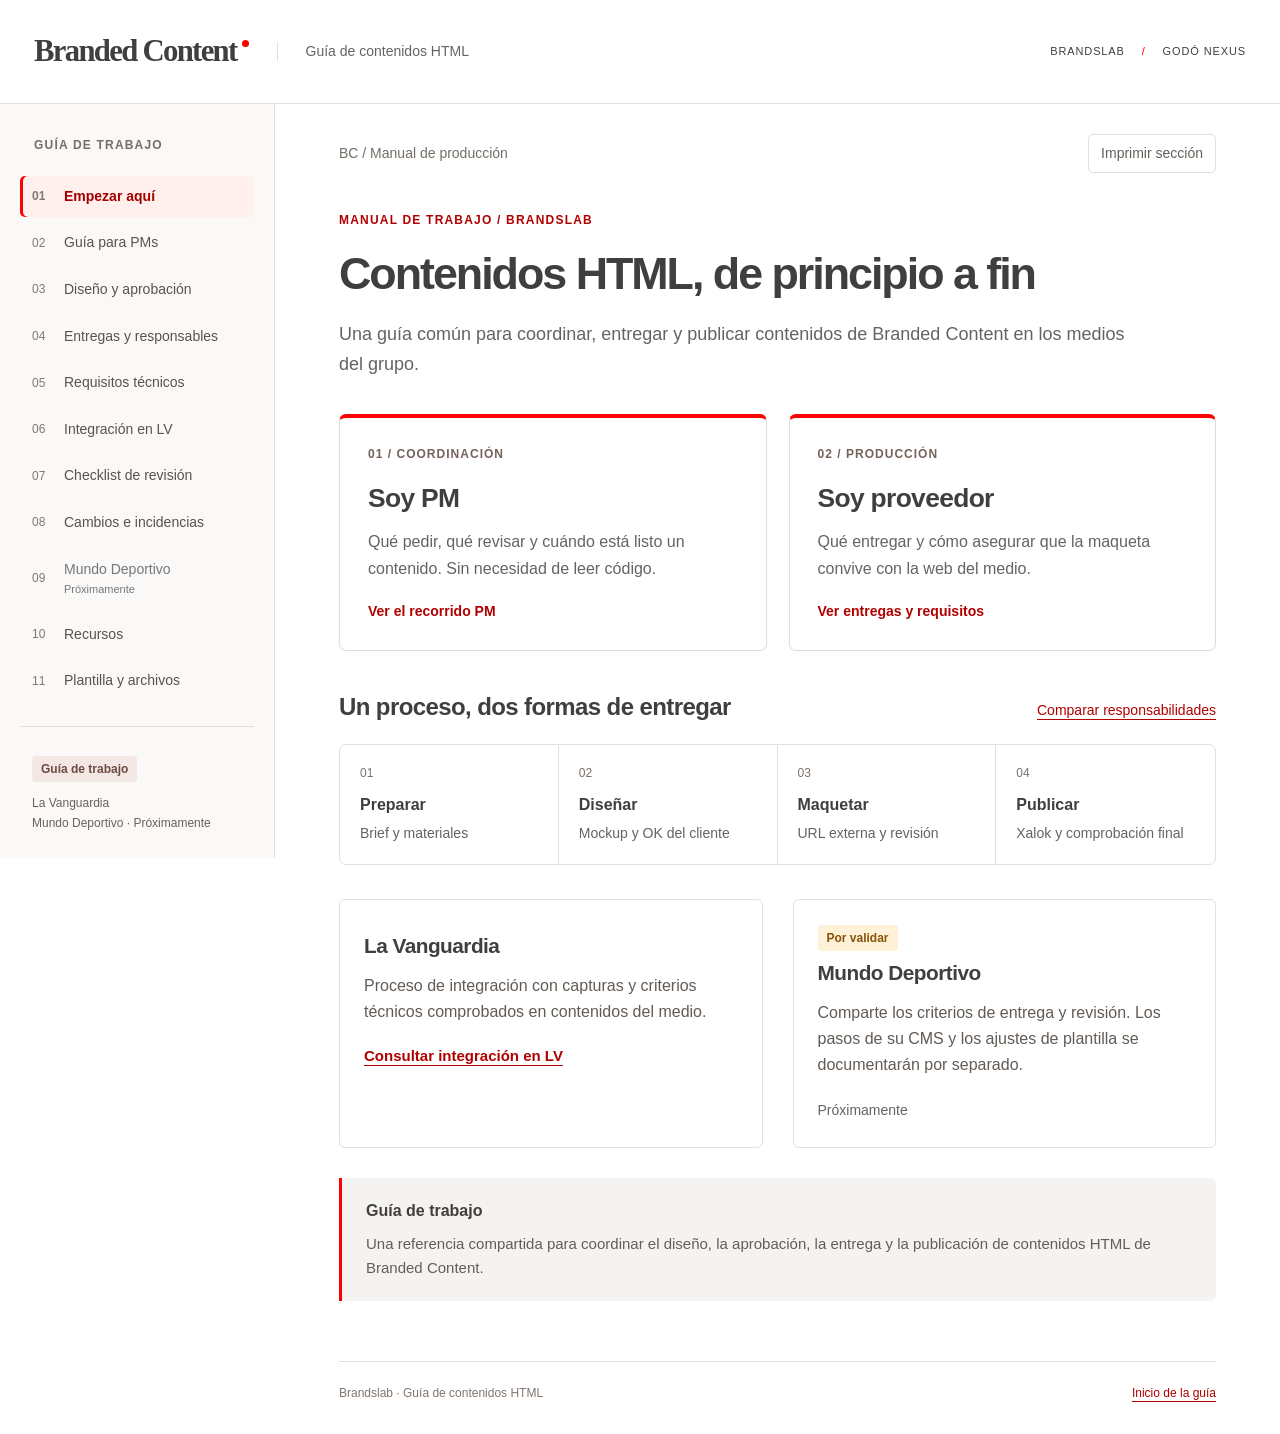
<file: docs/index.html>
<!doctype html><html lang="es"><head><meta charset="utf-8"><meta name="viewport" content="width=device-width,initial-scale=1"><title>BC · Guía de contenidos HTML</title><meta name="description" content="Guía para PMs y proveedores de Branded Content: entregas, integración HTML en Xalok y revisión en La Vanguardia y Mundo Deportivo."><meta name="robots" content="noindex,nofollow"><link rel="icon" type="image/svg+xml" href="data:image/svg+xml,%3Csvg xmlns='http://www.w3.org/2000/svg' viewBox='0 0 40 40'%3E%3Crect width='40' height='40' rx='8' fill='%23ff0000'/%3E%3Cpath d='M10 10v20h9a6 6 0 0 0 0-12h-9m0 0h8a4 4 0 0 0 0-8z' fill='none' stroke='white' stroke-width='3'/%3E%3C/svg%3E"><link rel="stylesheet" href="styles.css?v=20261002-1"><script src="app.js" defer></script></head><body><a class="skip" href="#contenido">Saltar al contenido</a><header class="topbar"><a class="brand" href="#inicio" aria-label="Branded Content, inicio"><span class="logo">Branded Content</span><span class="brand-description">Guía de contenidos HTML</span></a><span class="top-meta">BRANDSLAB <span>/</span> GODÓ NEXUS</span></header><div class="layout"><aside class="sidebar"><div class="side-label">GUÍA DE TRABAJO</div><nav aria-label="Secciones de la guía"><a href="#inicio"><span class="nav-index">01</span>Empezar aquí</a><a href="#pms"><span class="nav-index">02</span>Guía para PMs</a><a href="#diseno"><span class="nav-index">03</span>Diseño y aprobación</a><a href="#entregas"><span class="nav-index">04</span>Entregas y responsables</a><a href="#requisitos"><span class="nav-index">05</span>Requisitos técnicos</a><a href="#xalok"><span class="nav-index">06</span>Integración en LV</a><a href="#revision"><span class="nav-index">07</span>Checklist de revisión</a><a href="#incidencias"><span class="nav-index">08</span>Cambios e incidencias</a><span class="nav-disabled" aria-disabled="true"><span class="nav-index">09</span><span>Mundo Deportivo<small>Próximamente</small></span></span><a href="#recursos"><span class="nav-index">10</span>Recursos</a><a href="#descargas"><span class="nav-index">11</span>Plantilla y archivos</a></nav><div class="side-bottom"><span class="badge">Guía de trabajo</span><p>La Vanguardia<br>Mundo Deportivo · Próximamente</p></div></aside><main id="contenido"><div class="page-top"><span class="breadcrumb">BC / Manual de producción</span><button class="print" type="button">Imprimir sección</button></div><section id="inicio" class="page" aria-labelledby="title-inicio"><div class="eyebrow">Manual de trabajo / Brandslab</div><h1 id="title-inicio" tabindex="-1">Contenidos HTML, de principio a fin</h1><p class="lead">Una guía común para coordinar, entregar y publicar contenidos de Branded Content en los medios del grupo.</p><div class="cards"><a class="card" href="#pms"><span class="kicker">01 / Coordinación</span><h3>Soy PM</h3><p>Qué pedir, qué revisar y cuándo está listo un contenido. Sin necesidad de leer código.</p><span class="card-link">Ver el recorrido PM</span></a><a class="card" href="#entregas"><span class="kicker">02 / Producción</span><h3>Soy proveedor</h3><p>Qué entregar y cómo asegurar que la maqueta convive con la web del medio.</p><span class="card-link">Ver entregas y requisitos</span></a></div>
<div class="section-heading"><h2>Un proceso, dos formas de entregar</h2><a href="#entregas">Comparar responsabilidades</a></div>
<div class="flow"><div><span>01</span><strong>Preparar</strong><p>Brief y materiales</p></div><div><span>02</span><strong>Diseñar</strong><p>Mockup y OK del cliente</p></div><div><span>03</span><strong>Maquetar</strong><p>URL externa y revisión</p></div><div><span>04</span><strong>Publicar</strong><p>Xalok y comprobación final</p></div></div>
<div class="split"><div><h2>La Vanguardia</h2><p>Proceso de integración con capturas y criterios técnicos comprobados en contenidos del medio.</p><a class="text-link" href="#xalok">Consultar integración en LV</a></div><div><span class="badge pending">Por validar</span><h2>Mundo Deportivo</h2><p>Comparte los criterios de entrega y revisión. Los pasos de su CMS y los ajustes de plantilla se documentarán por separado.</p><span class="unavailable-label">Próximamente</span></div></div>
<aside class="note"><strong>Guía de trabajo</strong><p>Una referencia compartida para coordinar el diseño, la aprobación, la entrega y la publicación de contenidos HTML de Branded Content.</p></aside></section><section id="pms" class="page" aria-labelledby="title-pms"><div class="eyebrow">Recorrido PM / Coordinación</div><h1 id="title-pms" tabindex="-1">Qué pedir y cómo llevar el proyecto</h1><p class="lead">El PM prepara los materiales, canaliza el feedback del cliente y confirma las aprobaciones. El proveedor desarrolla la pieza y comprueba su funcionamiento.</p><ol class="steps"><li><div><h3>Preparar un brief completo</h3><p>Indica al proveedor en qué medio se publicará el contenido: La Vanguardia (LV), Mundo Deportivo (MD) o ambos. Entrega el objetivo, el formato, el público, los mensajes principales y las indicaciones del cliente. Añade los textos, imágenes, vídeos, logotipos, identidad de marca, créditos y enlaces necesarios. Identifica cualquier material provisional y acuerda cuándo llegará el definitivo.</p></div></li><li><div><h3>Acordar alcance, calendario y responsables</h3><p>Confirma quién diseña, quién maqueta y quién se encarga de integrar y programar en Xalok. La integración y la programación las realiza la misma persona. Acuerda las fechas de diseño, feedback, maqueta funcional y entrega final, el número de rondas incluidas y quién da el OK del cliente. Prevé aproximadamente 1–2 días entre la entrega final y la publicación para integrar, revisar y programar.</p></div></li><li><div><h3>Validar el diseño antes de maquetar</h3><p>Pide un diseño de la web, preferiblemente en Figma, con escritorio y móvil. Envía al cliente el enlace de visualización, recoge su feedback e intenta agrupar los cambios cuando el tiempo de ejecución lo permita. Solo se inicia la maquetación tras la aprobación del diseño y los contenidos de esa versión.</p></div></li><li><div><h3>Revisar la maqueta funcional</h3><p>El proveedor entrega una URL externa accesible al cliente. El PM compara la web con el diseño aprobado, prueba enlaces y contenidos y canaliza la revisión del cliente. Figma valida el diseño; esta URL permite comprobar la web funcionando.</p></div></li><li><div><h3>Cerrar correcciones y aprobación</h3><p>Los cambios pueden llegar en varios envíos. Intenta agruparlos antes de remitirlos al proveedor cuando el tiempo de ejecución lo permita, manteniendo claro qué está solicitado y qué está resuelto. Distingue errores de implementación de peticiones nuevas. Confirma el impacto en plazo y alcance antes de incorporar cambios sobre un diseño ya aprobado. Conserva el OK del cliente y la referencia de la versión final.</p></div></li><li><div><h3>Preparar la integración y la salida</h3><p>Indica el medio en el que se publicará el contenido —LV, MD o ambos— y facilita sección, titular y descripción SEO. Las palabras clave deben incluir siempre brl al final. Especifica si lleva streaming: cuando el contenido incluye un vídeo largo, se añade la palabra streaming o se selecciona la opción correspondiente en Xalok para evitar que la página se recargue automáticamente. Confirma la fecha con quien programa: la salida habitual es aproximadamente a las 05:50. El equipo o proveedor con acceso comprueba la integración en Xalok antes de programar.</p></div></li><li><div><h3>Revisar después de publicar</h3><p>Abre la URL final en móvil y escritorio, revisa los enlaces y el contenido y confirma la salida al equipo. Si hay incidencias, envía al responsable la URL, una descripción y una captura. La verificación técnica corresponde al proveedor o al responsable de integración.</p></div></li></ol><aside class="note"><strong>Xalok es una revisión interna</strong><p>El cliente no tiene acceso a la previsualización de Xalok. Para aprobar el diseño recibe un enlace de Figma; para revisar la maqueta funcional recibe una URL externa. Esto se aplica a las dos modalidades de proveedor.</p></aside><h2>Materiales para arrancar</h2><div class="table-wrap"><table><thead><tr><th scope="col">El PM entrega</th><th scope="col">Qué debe quedar claro</th></tr></thead><tbody><tr><td>Brief y alcance</td><td>Objetivo, público, medio de publicación (LV, MD o ambos), formato, secciones de contenido y funcionalidades previstas.</td></tr><tr><td>Textos y enlaces</td><td>Documento con la última versión, jerarquía del contenido y destino de cada botón.</td></tr><tr><td>Material gráfico y audiovisual</td><td>Imágenes con calidad suficiente, vídeos o enlaces de reproducción, logotipos, referencias de marca y créditos.</td></tr><tr><td>Referencias y condiciones</td><td>Qué debe respetarse, qué evitar y qué materiales o funcionalidades son provisionales.</td></tr><tr><td>Calendario y aprobaciones</td><td>Fechas de entrega y feedback, rondas incluidas, interlocutor del cliente y responsables de diseño y desarrollo. Una misma persona integra y programa en Xalok, con aproximadamente 1–2 días de margen antes de publicar.</td></tr></tbody></table></div><h2>Antes de dar el OK final</h2><ul class="checklist"><li>Diseño y contenidos aprobados antes de maquetar.</li><li>La URL externa abre para el cliente y muestra la última versión.</li><li>Textos, marca, imágenes y créditos coinciden con lo aprobado.</li><li>Botones, enlaces, vídeo y navegación funcionan en móvil y escritorio.</li><li>No hay contenidos provisionales que aparenten estar terminados.</li><li>Se dispone del medio de publicación, los datos SEO, las palabras clave con brl al final y la indicación de si lleva streaming.</li><li>La integración en Xalok tiene responsable y ha sido revisada.</li><li>Fecha de salida y revisión posterior asignadas.</li></ul><h2>Las palabras que encontrarás</h2><div class="table-wrap"><table><thead><tr><th scope="col">Término</th><th scope="col">Qué significa para el PM</th></tr></thead><tbody><tr><td>Diseño / mockup</td><td>Propuesta visual de la web antes de programarla, habitualmente compartida desde Figma.</td></tr><tr><td>Maqueta funcional / preview externa</td><td>La web ya desarrollada en un enlace que el cliente puede abrir para revisarla.</td></tr><tr><td>HTML</td><td>El archivo de código que se integra en la noticia; no es el diseño de Figma.</td></tr><tr><td>CSS / JavaScript</td><td>Los estilos visuales y el comportamiento de la web.</td></tr><tr><td>Recursos o assets</td><td>Imágenes, vídeos, fuentes y archivos que necesita la pieza.</td></tr><tr><td>GitHub / GitHub Pages</td><td>El repositorio guarda archivos y versiones; GitHub Pages puede servir esos archivos mediante URLs públicas.</td></tr><tr><td>Xalok</td><td>El CMS desde el que el equipo autorizado integra y programa la noticia.</td></tr><tr><td>SEO / metas</td><td>Información editorial que se configura para identificar y describir la noticia.</td></tr><tr><td>Streaming</td><td>Configuración para contenidos con vídeo largo que evita la recarga automática de la página. Se añade la palabra streaming o se selecciona la opción en Xalok; brl permanece siempre al final de las palabras clave.</td></tr><tr><td>QA / revisión</td><td>Comprobaciones de contenido, diseño y funcionamiento.</td></tr></tbody></table></div></section><section id="diseno" class="page" aria-labelledby="title-diseno"><div class="eyebrow">Diseño / Aprobación del cliente</div><h1 id="title-diseno" tabindex="-1">Primero el diseño, después la maquetación</h1><p class="lead">El diseño permite acordar estructura, aspecto y experiencia antes de invertir en el desarrollo de la web.</p><ol class="steps"><li><div><h3>Diseñar con el material del proyecto</h3><p>Partir del brief y de los textos y recursos facilitados por el PM. Resolver la estructura, la jerarquía, las versiones de escritorio y móvil y el comportamiento previsto de elementos como capítulos, vídeos o menús.</p></div></li><li><div><h3>Compartir un mockup en Figma</h3><p>Se recomienda Figma para preparar el diseño y compartirlo con el cliente por medio del PM. Entregar un enlace de visualización o prototipo con acceso comprobado. Identificar la versión y explicar las interacciones que una imagen estática no puede mostrar.</p></div></li><li><div><h3>Recoger feedback por rondas</h3><p>El PM centraliza los comentarios del cliente y del equipo y resuelve indicaciones contradictorias. Puede haber varios envíos de cambios; se intenta agruparlos cuando el tiempo de ejecución lo permite. Para cada ronda se acuerdan fecha de respuesta y fecha de actualización; el número de rondas depende del alcance pactado.</p></div></li><li><div><h3>Cerrar el diseño aprobado</h3><p>El PM obtiene y conserva el OK del cliente sobre la versión concreta. El equipo de desarrollo recibe esa referencia, los recursos exportables y las indicaciones de comportamiento. Señalar de forma explícita cualquier material aún provisional.</p></div></li><li><div><h3>Maquetar y revisar la web real</h3><p>El proveedor desarrolla la pieza y publica una URL de prueba externa accesible al cliente. Se compara con el diseño aprobado y se revisan las interacciones reales. Una aprobación de Figma no sustituye la revisión de la web terminada.</p></div></li></ol><h2>Qué revisar en el diseño</h2><ul class="checklist"><li>Estructura y orden de lectura claros, en escritorio y móvil.</li><li>Textos reales o provisionales claramente identificados.</li><li>Identidad del cliente, identificación comercial y créditos previstos.</li><li>Destinos y estados de botones y enlaces: activo, seleccionado y próximamente cuando corresponda.</li><li>Comportamiento de vídeo, navegación y animaciones explicado.</li><li>Legibilidad, contraste y tamaños que faciliten la lectura.</li><li>Recursos y tipografías identificados para la entrega a desarrollo.</li></ul><aside class="note"><strong>Cambios después del OK</strong><p>Si el cliente pide una nueva sección, otra estructura o una funcionalidad no acordada, el PM debe confirmar con el proveedor el impacto antes de incorporarla. Una corrección para respetar el diseño aprobado no es lo mismo que una ampliación del proyecto.</p></aside><p><a class="text-link" href="https://www.figma.com/design/" target="_blank" rel="noopener">Consultar Figma Design</a></p></section><section id="entregas" class="page" aria-labelledby="title-entregas"><div class="eyebrow">Proveedores / Responsabilidades</div><h1 id="title-entregas" tabindex="-1">Dos circuitos, la misma calidad de entrega</h1><p class="lead">El proveedor utiliza su propio repositorio y proceso de desarrollo. La entrega debe permitir revisar, integrar y mantener la pieza sin reconstruirla.</p><div class="split"><div><span class="badge">Modalidad A</span><h2>Entrega del HTML</h2><p>El proveedor entrega el <code>index.html</code> preparado para copiar y pegar. El PM o la persona interna designada integra y programa la noticia en Xalok.</p><p>El proveedor facilita una URL de prueba externa para que el PM y el cliente revisen la maqueta.</p></div><div><span class="badge">Modalidad B</span><h2>Entrega en Xalok</h2><p>El proveedor integra el contenido y programa la noticia con su acceso al CMS, una vez recibido el OK y los datos necesarios del PM.</p><p>También entrega una URL externa para la revisión del cliente. La preview de Xalok se utiliza solo dentro del equipo con acceso.</p></div></div><div class="table-wrap"><table><thead><tr><th scope="col">Trabajo</th><th scope="col">Entrega del HTML</th><th scope="col">Entrega en Xalok</th></tr></thead><tbody><tr><td>Brief, textos y materiales</td><td>PM</td><td>PM</td></tr><tr><td>Diseño y sus revisiones</td><td>Responsable de diseño acordado; PM coordina al cliente</td><td>Responsable de diseño acordado; PM coordina al cliente</td></tr><tr><td>Aprobación del diseño antes de maquetar</td><td>Cliente, canalizada por el PM</td><td>Cliente, canalizada por el PM</td></tr><tr><td>Desarrollo y recursos en su repositorio</td><td>Proveedor</td><td>Proveedor</td></tr><tr><td>URL externa para revisión</td><td>Proveedor</td><td>Proveedor</td></tr><tr><td>OK de la maqueta funcional</td><td>Cliente, canalizado por el PM</td><td>Cliente, canalizado por el PM</td></tr><tr><td>Datos editoriales y de programación</td><td>PM</td><td>PM</td></tr><tr><td>Inserción en Xalok y programación</td><td>PM o persona interna designada</td><td>Proveedor con acceso</td></tr><tr><td>Comprobación técnica en Xalok</td><td>Responsable de integración; proveedor corrige su código</td><td>Proveedor; equipo valida el resultado</td></tr><tr><td>Revisión tras publicar</td><td>PM revisa contenido; responsable técnico verifica funcionamiento</td><td>PM revisa contenido; proveedor verifica funcionamiento</td></tr></tbody></table></div><p>En ambas modalidades, una misma persona integra y programa en Xalok. La entrega final debe prever aproximadamente 1–2 días para integración y revisión antes de la publicación.</p><h2>Qué debe recibir el proveedor antes de empezar</h2><p>El brief, los textos, los recursos, los enlaces, el alcance y el calendario salen del PM. Si falta material esencial, el proveedor debe señalarlo y acordar cómo afecta a la entrega. Antes de maquetar, debe disponer del diseño aprobado y sus indicaciones de comportamiento.</p><p><a class="text-link" href="#descargas">Consultar el ejemplo de HTML preparado para Xalok</a></p><h2>Qué debe entregar el proveedor</h2><ul class="checklist"><li>URL externa accesible con la última maqueta funcional y una referencia clara de versión.</li><li>En la modalidad A, archivo HTML final listo para Xalok, sin que el PM tenga que adaptar rutas o separar etiquetas.</li><li>En la modalidad B, integración revisada, confirmación de programación y URL final.</li><li>Repositorio y carpeta del proyecto identificados, con los recursos definitivos publicados.</li><li>Resumen de comprobaciones y aviso de cualquier incidencia o material sin cerrar.</li><li>Instrucciones necesarias para mantener la pieza, incluidas dependencias si las hay.</li><li>Contacto para las correcciones y la revisión de publicación.</li></ul><aside class="note"><strong>Distinguir el archivo para Xalok de la página de prueba</strong><p>Si se entrega una página completa de preview además del fragmento integrable, identifícalos por separado. El index.html destinado al PM debe estar preparado para copiar su código a Xalok. Un HTML con dependencias relativas puede verse bien en el equipo del proveedor y fallar en el medio.</p></aside><h2>Ficha de entrega recomendada</h2><p>Es una ayuda, no un documento obligatorio. La información puede quedar en el README, en un correo o en el canal habitual, siempre que el equipo encuentre la versión final y las instrucciones necesarias.</p><div class="code"><button class="copy" type="button">Copiar código</button><pre><code>Proyecto y medio de publicación (LV, MD o ambos):
Modalidad: entrega HTML / entrega en Xalok
Versión de diseño aprobada:
URL externa de la maqueta funcional:
Versión o fecha de entrega:
Repositorio y carpeta:
Archivo listo para Xalok (modalidad A):
Base pública de recursos:
Comprobaciones y notas de mantenimiento:
Incidencias o materiales por cerrar:
Responsable de integración y programación (misma persona):
Entrega final (prever 1–2 días para integrar y revisar):
Fecha de publicación (hora habitual: 05:50 aprox.):
Contacto para incidencias:
URL final y confirmación de programación (cuando estén disponibles):</code></pre><span class="copy-status" role="status"></span></div></section><section id="requisitos" class="page" aria-labelledby="title-requisitos"><div class="eyebrow">Desarrollo / Compatibilidad</div><h1 id="title-requisitos" tabindex="-1">Libertad de herramientas. Entrega compatible</h1><p class="lead">El código entregado debe funcionar en Xalok, ser mantenible y respetar el resto de la página. El equipo elige las herramientas y la estructura interna que mejor encajen con el proyecto.</p><h2>01. Aislar la pieza</h2><p>Usa un contenedor propio y selectores específicos. Este es un patrón de referencia; un aislamiento equivalente también es válido. No apliques resets globales ni alteres <code>html</code> o <code>body</code> para resolver problemas internos.</p><div class="code"><button class="copy" type="button">Copiar código</button><pre><code>&lt;div class=&quot;bc-proyecto&quot; data-bc-project=&quot;proyecto&quot;&gt;
  &lt;!-- Contenido de la pieza --&gt;
&lt;/div&gt;

&lt;style&gt;
.bc-proyecto { --bc-color: #b00000; }
.bc-proyecto *,
.bc-proyecto *::before,
.bc-proyecto *::after { box-sizing: border-box; }
.bc-proyecto img { max-width: 100%; height: auto; }
&lt;/style&gt;</code></pre><span class="copy-status" role="status"></span></div><p>Limita las búsquedas y modificaciones de JavaScript al contenedor. Evita variables globales y listeners innecesarios; no manipules módulos del medio.</p><div class="code"><button class="copy" type="button">Copiar código</button><pre><code>(() =&gt; {
  const root = document.querySelector(&#x27;[data-bc-project=&quot;proyecto&quot;]&#x27;);
  if (!root) return;
  const buttons = root.querySelectorAll(&#x27;[data-action]&#x27;);
  // Inicializar únicamente las interacciones de la pieza.
})();</code></pre><span class="copy-status" role="status"></span></div><h2>02. Entregar recursos que funcionen desde LV</h2><p>Los <code>src</code> y <code>href</code> de recursos pegados en Xalok deben apuntar a su URL pública definitiva por HTTPS. <code>assets/img/foto.webp</code> en el HTML se resolvería desde la URL de la noticia, no desde el repositorio del proveedor.</p><p>Las rutas <code>url(../img/fondo.webp)</code> dentro de un CSS externo se resuelven respecto a ese CSS y pueden ser válidas. En JavaScript hay que comprobar cómo se resuelven las URLs dinámicas. Las anclas como <code>#capitulo-1</code> son navegación interna, no rutas de archivos.</p><p>Cada proveedor utiliza su propio repositorio. No se debe copiar la ruta de otro proyecto como base de una pieza nueva.</p><h2>03. Mantener el contenido accesible</h2><ul><li>El contenido esencial permanece visible y usable si falla la animación o su dependencia.</li><li>Respetar la preferencia de movimiento reducido y permitir navegación por teclado con foco visible.</li><li>Utilizar botones para acciones y enlaces para navegación; dar nombres comprensibles a los controles.</li><li>Describir imágenes informativas y marcar las decorativas con alt vacío. Dar título a los iframes.</li><li>Revisar jerarquía de encabezados en el contexto final del medio, IDs únicos y contraste.</li></ul><h2>04. Probar scroll y cambios de altura</h2><p>La publicidad, las fuentes, las imágenes y los módulos del medio pueden desplazar la pieza después de cargar. No bases el comportamiento en posiciones calculadas una sola vez. Prueba scroll rápido, anclas y entrada directa a una sección.</p><p><code>sticky</code>, <code>fixed</code> y animaciones ligadas al scroll no están prohibidos: requieren prueba dentro de Xalok. Para reveals sencillos, IntersectionObserver es una opción; otras soluciones son válidas si cumplen las mismas condiciones.</p><h2>05. Cuidar carga y mantenimiento</h2><ul><li>Dimensionar y comprimir imágenes según su uso; evitar vídeo pesado con carga inmediata innecesaria.</li><li>Eliminar librerías sin uso y evitar duplicaciones con recursos del medio.</li><li>Si se utiliza un sistema de compilación, entregar los archivos finales que el navegador puede ejecutar y documentar cómo regenerarlos.</li><li>No añadir medición, etiquetas o scripts de terceros sin coordinarlo con el equipo responsable.</li></ul><aside class="note"><strong>La compatibilidad se comprueba en la entrega</strong><p>El proveedor debe entregar recursos utilizables por el navegador y un HTML preparado para el CMS. Las pruebas se hacen tanto en la maqueta externa como dentro del medio.</p></aside></section><section id="xalok" class="page" aria-labelledby="title-xalok"><div class="eyebrow">La Vanguardia / Tutorial de integración</div><h1 id="title-xalok" tabindex="-1">Del HTML a la noticia en Xalok</h1><p class="lead">Para el PM o la persona interna que integra una entrega HTML. También sirve como referencia para el proveedor que ya trabaja dentro del CMS.</p><aside class="note"><strong>Antes de abrir Xalok</strong><p>La maqueta funcional debe estar revisada y aprobada. Prepara el HTML final y los datos de programación: medio de publicación (LV, MD o ambos), sección, titular y descripción SEO, palabras clave terminadas en brl, indicación de si lleva streaming y fecha de salida. Una misma persona integra y programa; reserva aproximadamente 1–2 días antes de publicar para integrar y revisar. La hora habitual es aproximadamente las 05:50.</p></aside><h2>1. Comprobar el HTML recibido</h2><p>Descarga el archivo y, si viene en un ZIP, extrae el paquete completo. Haz doble clic en el HTML para abrirlo en el navegador y comprobar que se ve bien. Recorre la página y prueba los enlaces principales.</p><p>Esta comprobación local no sustituye la URL externa ni la prueba en Xalok. Si no carga algún recurso o comportamiento al abrirlo así, pide al proveedor que lo revise y confirme que el archivo entregado está preparado para integrar; algunas funciones necesitan servirse desde una URL web.</p><p>Para copiar el código, abre ese mismo archivo con un editor de texto o código —clic derecho y «Abrir con»—, selecciona todo y copia. No copies el contenido visible de la página desde el navegador.</p><h2>2. Crear un contenido de tipo Visual story</h2><p>En la cabecera correspondiente, abre el menú <strong>Contenido</strong> y elige <strong>Visual story</strong> para crear la nueva pieza.</p><figure class="tutorial-shot"><a href="images/xalok-01-visual-story.jpeg" target="_blank" rel="noopener" aria-label="Ampliar captura: menú Contenido, Visual story"><img src="images/xalok-01-visual-story.jpeg" width="1600" height="759" alt="Menú Contenido de Xalok desplegado, con Visual story al final de la lista" loading="lazy"></a><figcaption>Menú Contenido · Elegir Visual story <span>Haz clic en la captura para ampliarla</span></figcaption></figure><h2>3. Elegir la plantilla Libre</h2><p>En las opciones de plantilla, selecciona <strong>Libre</strong>. Es la opción que permite insertar el contenido HTML de la pieza.</p><figure class="tutorial-shot"><a href="images/xalok-02-libre.jpeg" target="_blank" rel="noopener" aria-label="Ampliar captura: plantilla Libre"><img src="images/xalok-02-libre.jpeg" width="1600" height="739" alt="Selector de plantillas de Xalok con las opciones Icono, Cuadrada, Panorámica y Libre" loading="lazy"></a><figcaption>Selector de plantilla · Elegir Libre <span>Haz clic en la captura para ampliarla</span></figcaption></figure><h2>4. Pegar el código</h2><p>Abre la edición del bloque HTML mediante el icono de edición situado en la parte superior derecha del bloque. En el panel, localiza <strong>«Coloca aquí el código embed»</strong>, sustituye el texto de ejemplo por todo el código del archivo preparado por el proveedor y guarda el cambio.</p><figure class="tutorial-shot"><a href="images/xalok-03-codigo.jpeg" target="_blank" rel="noopener" aria-label="Ampliar captura: campo del código HTML"><img src="images/xalok-03-codigo.jpeg" width="1600" height="757" alt="Panel de edición del bloque Libre, con el área Coloca aquí el código embed para pegar el HTML" loading="lazy"></a><figcaption>Bloque Libre · Pegar el código en el área de texto <span>Haz clic en la captura para ampliarla</span></figcaption></figure><p>El campo <code>free_html_height</code> no es el área para pegar el código. Si la entrega requiere un ajuste de altura, el proveedor debe indicarlo expresamente.</p><h2>5. Completar sección, metas, palabras clave y streaming</h2><p>Rellena los datos editoriales y la configuración de la noticia. Las pestañas superiores incluyen Datos básicos, Metadata, SEO y Otras opciones; comprueba que la información queda guardada en los campos correspondientes.</p><div class="table-wrap"><table><thead><tr><th scope="col">Dato</th><th scope="col">Qué debe indicar el PM</th></tr></thead><tbody><tr><td>Medio de publicación</td><td>La Vanguardia (LV), Mundo Deportivo (MD) o ambos. Este tutorial muestra la integración en LV.</td></tr><tr><td>Sección</td><td>La sección asignada a la noticia.</td></tr><tr><td>Titular y descripción SEO</td><td>Los textos definitivos para configurar las metas de la noticia.</td></tr><tr><td>Palabras clave</td><td>Las palabras acordadas, incluyendo siempre brl al final.</td></tr><tr><td>Streaming</td><td>Indicar si el contenido incluye un vídeo largo. En ese caso, añadir la palabra streaming o seleccionar la opción correspondiente en Xalok para evitar que la página se recargue automáticamente. Mantener siempre brl al final de las palabras clave.</td></tr><tr><td>Fecha de publicación</td><td>El día acordado. Hora habitual: aproximadamente las 05:50.</td></tr></tbody></table></div><p>Guarda la noticia y comprueba la URL final generada una vez completados estos datos. Confirma la cabecera, la sección y la terminación esperada con <code>brl</code>. Comunica la URL al PM y actualiza cualquier enlace del proyecto que deba apuntar a ella. Tener una URL generada no significa que la noticia ya esté publicada.</p><h2>6. Revisar la integración dentro de Xalok</h2><p>Abre la previsualización interna y recorre toda la pieza. Comprueba anchura, márgenes, tipografías, imágenes, vídeos, enlaces y comportamiento al hacer scroll, en móvil y escritorio. No envíes este enlace al cliente: no tiene acceso.</p><p>Si algo difiere del diseño aprobado o de la URL de prueba, envía la incidencia al proveedor. El PM no tiene que reparar el código. Después de cualquier corrección, sustituye el fragmento completo si el proveedor lo indica y vuelve a revisar.</p><h2>7. Programar y comprobar la publicación</h2><p>Con la aprobación final y los datos completos, programa el día acordado a las <strong>05:50 aproximadamente</strong> y confirma la programación al PM. Tras la salida, revisa la URL publicada: contenido, enlaces, recursos y funcionamiento.</p><details class="technical"><summary>Referencia técnica para proveedores: fragmento y ajustes de LV</summary><h3>Qué contiene el fragmento</h3><p>El patrón de integración incluye los recursos de estilos, el contenedor del contenido y el comportamiento de la pieza. Los ajustes del CMS se añaden solo si son necesarios. No se pega un documento completo con html, head y body dentro de otro documento.</p><div class="code"><button class="copy" type="button">Copiar código</button><pre><code>&lt;!-- Esquema orientativo: sustituir las URLs de ejemplo. --&gt;
&lt;link rel=&quot;stylesheet&quot; href=&quot;https://example.com/proyecto/main.css&quot;&gt;
&lt;div class=&quot;bc-proyecto&quot; data-bc-project=&quot;proyecto&quot;&gt;
  &lt;!-- HTML aprobado --&gt;
&lt;/div&gt;
&lt;script src=&quot;https://example.com/proyecto/scripts.js&quot;&gt;&lt;/script&gt;</code></pre><span class="copy-status" role="status"></span></div><h3>Identificar el artículo que contiene la pieza</h3><p>En integraciones anteriores se comprobó que un identificador presente en la preview no existía en la página publicada. El patrón <code>article.visual__story--free:has(.bc-proyecto)</code> identifica el artículo por la raíz del contenido. Verifica siempre que coincida con el DOM real.</p><div class="code"><button class="copy" type="button">Copiar código</button><pre><code>article.visual__story--free:has(.bc-proyecto) .container-fluid {
  padding-left: 0 !important;
  padding-right: 0 !important;
  overflow: visible !important;
}

article.visual__story--free:has(.bc-proyecto) .row {
  margin-left: 0 !important;
  margin-right: 0 !important;
  overflow: visible !important;
}

article.visual__story--free:has(.bc-proyecto) .visual-article-free.col-12 {
  padding-left: 0 !important;
  padding-right: 0 !important;
  overflow: visible !important;
}

article.visual__story--free:has(.bc-proyecto)
  .visual-article-free.col-12 &gt; .content-free-html {
  margin: 0 !important;
  padding-left: 0 !important;
  padding-right: 0 !important;
  overflow: visible !important;
}


article.visual__story--free:has(.bc-proyecto) {
  overflow: visible !important;
}</code></pre><span class="copy-status" role="status"></span></div><aside class="note"><strong>No es un reset obligatorio</strong><p>Sustituye .bc-proyecto por la raíz real y revisa qué elementos coinciden. Las reglas sobre .row o .container-fluid también pueden alcanzar clases internas de la pieza. Ajusta solo los wrappers necesarios. El overflow visible se utilizó para resolver sticky; no lo apliques por rutina ni traslades estos selectores a MD sin comprobar su plantilla.</p></aside></details></section><section id="revision" class="page" aria-labelledby="title-revision"><div class="eyebrow">Control de calidad / Antes y después</div><h1 id="title-revision" tabindex="-1">Qué comprobar para cerrar la entrega</h1><p class="lead">Una revisión visual del PM y una comprobación técnica del proveedor se complementan. Marca cada punto como correcto, pendiente o no aplicable en el informe de entrega.</p><h2>Revisión de contenido · PM</h2><p>Confirmar el OK del diseño, la revisión de la URL externa y la aprobación final del cliente antes de programar.</p><ul class="checklist"><li>Última versión aprobada de textos, imágenes, marca y créditos.</li><li>Medio de publicación (LV, MD o ambos), sección, titular y descripción SEO y palabras clave terminadas en brl confirmados. Si hay un vídeo largo, streaming configurado para evitar la recarga automática.</li><li>Fecha de salida acordada y programación habitual a las 05:50 aproximadamente.</li><li>Todos los botones y enlaces comprobados; sin destinos provisionales activos.</li><li>Contenido legible en móvil y escritorio, sin textos cortados.</li><li>Vídeos e interacciones responden como espera el lector.</li><li>Estado de capítulos publicados y próximos coherente.</li></ul><h2>Revisión técnica · Proveedor / integración</h2><ul class="checklist"><li>CSS y JavaScript aislados; no alteran elementos del medio.</li><li>Recursos cargan desde las URLs definitivas, sin 404 ni errores propios bloqueantes.</li><li>Comprobado en anchuras de 375, 768, 1024 y 1440 píxeles.</li><li>Sin desbordamiento horizontal accidental, solapamientos o imágenes deformadas.</li><li>Scroll normal, scroll rápido, anclas y elementos sticky comprobados dentro de Xalok.</li><li>Contenido esencial visible si falla JavaScript o una animación.</li><li>Teclado, foco visible y movimiento reducido revisados.</li><li>IDs, encabezados, textos alternativos y controles revisados.</li><li>Revisión repetida en la URL publicada.</li></ul><h2>Cómo comunicar el resultado</h2><div class="table-wrap"><table><thead><tr><th scope="col">Estado</th><th scope="col">Qué significa</th><th scope="col">Acción</th></tr></thead><tbody><tr><td><span class="badge error">Error</span></td><td>Rompe el contenido, impide una acción esencial o afecta al medio.</td><td>Corregir antes de dar la pieza por lista.</td></tr><tr><td><span class="badge pending">Advertencia</span></td><td>Riesgo o pendiente que necesita una decisión.</td><td>Identificar impacto, responsable y resolución acordada.</td></tr><tr><td><span class="badge ok">Correcto</span></td><td>Comprobación realizada y superada.</td><td>Indicar entorno y versión revisados.</td></tr><tr><td>No comprobado</td><td>No se tuvo acceso o faltaban recursos para probarlo.</td><td>No presentarlo como correcto; asignar la revisión.</td></tr></tbody></table></div><p>Si una auditoría solo lee archivos, debe decirlo. No puede certificar responsive, consola, carga real o interacciones sin observarlos en ejecución.</p><p><a class="text-link" href="#incidencias">Consultar qué actualizar en cada tipo de cambio</a></p></section><section id="incidencias" class="page" aria-labelledby="title-incidencias"><div class="eyebrow">Mantenimiento / Diagnóstico</div><h1 id="title-incidencias" tabindex="-1">Actualizar sin perder la versión aprobada</h1><p class="lead">Primero identifica si el cambio está en el HTML de Xalok, en un recurso externo o en ambos.</p><div class="table-wrap"><table><thead><tr><th scope="col">Cambio</th><th scope="col">Acción habitual</th><th scope="col">Qué verificar</th></tr></thead><tbody><tr><td>Texto o enlace en el HTML integrado</td><td>Actualizar la fuente y el fragmento guardado en Xalok.</td><td>Que ambas versiones coincidan y el enlace final funcione.</td></tr><tr><td>CSS, JS, imagen o vídeo externo</td><td>Publicar la actualización en el alojamiento de recursos.</td><td>Que se sirva la nueva versión; revisar caché y páginas que comparten el archivo.</td></tr><tr><td>URL o nombre de un recurso</td><td>Actualizar la referencia donde se utiliza.</td><td>Puede requerir nuevo pegado de HTML, actualización de CSS o de JS.</td></tr><tr><td>Solo ajuste inline en Xalok</td><td>Actualizar el fragmento y conservar la versión final de entrega.</td><td>Que la próxima entrega no sobrescriba el arreglo.</td></tr><tr><td>Nueva funcionalidad o cambio de diseño</td><td>Actualizar los archivos afectados y repetir las pruebas pertinentes.</td><td>Integración real en Xalok y nueva revisión del resultado.</td></tr></tbody></table></div><aside class="note"><strong>Subir archivos puede cambiar una noticia ya publicada</strong><p>Si la noticia apunta a esos mismos recursos, una actualización puede reflejarse sin volver a publicar el HTML. Acordad el momento del cambio y conservad una versión recuperable. No sobrescribáis archivos compartidos sin comprobar dónde se usan.</p></aside><h2>Problemas habituales</h2><details open><summary>En el servidor se ve bien, pero en LV faltan estilos o imágenes</summary><p>Comprobar las URLs desde la página del medio, la publicación de recursos y las peticiones fallidas. Revisar rutas relativas del HTML y URLs construidas por JavaScript. Tener el archivo en GitHub no garantiza que su URL pública esté sirviéndose.</p></details><details><summary>Aparecen márgenes o el sticky deja de funcionar</summary><p>Inspeccionar los contenedores externos, sus paddings, márgenes y overflow. Aplicar solo el ajuste acotado que resuelva el problema. Verificar después que no se altera otro módulo. Consultar el patrón de referencia de LV.</p></details><details><summary>Parte del contenido desaparece al hacer scroll</summary><p>Revisar estados ocultos de animación, errores JavaScript y cálculos de posición. Probar scroll rápido y enlaces a secciones. El texto debe permanecer accesible aunque falle el efecto.</p></details><details><summary>El cambio está subido, pero se sigue viendo la versión anterior</summary><p>Verificar la URL exacta que utiliza la noticia y que la publicación de recursos haya terminado. Comprobar caché antes de volver a cambiar código. Si se versiona una URL, actualizar también su referencia.</p></details><details><summary>Se duplican titulares o elementos del medio</summary><p>Comprobar qué procede del HTML y qué añade la plantilla editorial. Coordinar la configuración correcta con quien gestiona Xalok. No ocultar elementos globales del medio con un selector genérico.</p></details><h2>Una incidencia útil incluye</h2><p>URL y versión, sección afectada, qué sucede, qué debería suceder, pasos para reproducirlo, dispositivo y navegador, y una captura o vídeo cuando ayude. En incidencias técnicas, añadir el error o recurso afectado.</p></section><section id="recursos" class="page" aria-labelledby="title-recursos"><div class="eyebrow">Recursos / Buenas prácticas</div><h1 id="title-recursos" tabindex="-1">Herramientas y prácticas útiles</h1><p class="lead">Apoyos para diseñar, revisar y entregar contenidos que funcionen dentro del medio.</p><p><a class="text-link" href="#descargas">Descargar la plantilla y los archivos de ayuda</a></p><h2>Diseño y feedback con Figma</h2><p>Se recomienda <a href="https://www.figma.com/design/" target="_blank" rel="noopener">Figma Design</a> para preparar las versiones de escritorio y móvil y compartir el mockup con el cliente a través del PM. Mantén una referencia clara del diseño aprobado y comprueba los permisos del enlace antes de enviarlo.</p><p>Deja los comentarios vinculados a la sección correspondiente, intenta agruparlos cuando el tiempo de ejecución lo permita y explica las interacciones previstas. El prototipo ayuda a mostrar el recorrido, pero la web desarrollada se revisa después en su URL externa.</p><h2>Prácticas que facilitan la entrega</h2><div class="table-wrap"><table><thead><tr><th scope="col">Práctica</th><th scope="col">Cómo aplicarla</th></tr></thead><tbody><tr><td>Una versión de referencia</td><td>Identificar qué diseño está aprobado, qué URL muestra la última maqueta y qué HTML corresponde a la entrega. Evitar archivos finales con nombres ambiguos.</td></tr><tr><td>Preparar escritorio y móvil desde el diseño</td><td>Acordar el orden de lectura y la adaptación de módulos antes de maquetar. No reducir sin más la composición de escritorio.</td></tr><tr><td>Compartir assets listos para web</td><td>Entregar imágenes con el encuadre y calidad necesarios, dimensiones coherentes y nombres reconocibles. Mantener originales y exportaciones diferenciados.</td></tr><tr><td>Aislar cada proyecto</td><td>Usar un contenedor propio, CSS acotado y JavaScript que actúe solo dentro de la pieza.</td></tr><tr><td>Publicar recursos antes de integrar</td><td>Comprobar que las URLs definitivas de CSS, JS, imágenes y vídeos responden antes de pegar el HTML en Xalok.</td></tr><tr><td>Animar como mejora</td><td>El contenido debe poder leerse si falla el efecto. Revisar scroll rápido, anclas y movimiento reducido.</td></tr><tr><td>Revisar en el contexto real</td><td>Comparar la maqueta externa, la preview interna y la página publicada. Cada una puede tener un contexto distinto.</td></tr><tr><td>Conservar una versión recuperable</td><td>Antes de modificar recursos utilizados por una noticia publicada, guardar la versión anterior e identificar las páginas afectadas.</td></tr><tr><td>Documentar lo que importa</td><td>Anotar recursos, dependencias, versión, enlaces y cambios de mantenimiento. Un README breve puede evitar dudas al actualizar meses después.</td></tr></tbody></table></div><h2>Cómo dar feedback útil</h2><p>Indica sección, dispositivo, problema y resultado esperado. Por ejemplo: «En móvil, en la tarjeta del capítulo 2, el titular queda cortado; debe poder leerse completo». Añade captura y URL. Para cambios de contenido, entrega el texto nuevo completo y aprobado.</p><p>El PM prioriza las observaciones e intenta agruparlas cuando el tiempo de ejecución lo permite; el proveedor indica qué ha corregido y dónde revisar la nueva versión. Cerrar una ronda significa resolver sus puntos o dejar una decisión explícita sobre los restantes.</p><h2>Editores de código</h2><p>Opciones para abrir, revisar y desarrollar los archivos. La elección depende del equipo.</p><div class="table-wrap"><table><thead><tr><th scope="col">Opción</th><th scope="col">Uso habitual</th><th scope="col">Web oficial</th></tr></thead><tbody><tr><td>Visual Studio Code</td><td>Edición de HTML, CSS y JavaScript con extensiones.</td><td><a href="https://code.visualstudio.com/" target="_blank" rel="noopener">Visual Studio Code</a></td></tr><tr><td>Sublime Text</td><td>Edición directa de archivos de texto y código.</td><td><a href="https://www.sublimetext.com/" target="_blank" rel="noopener">Sublime Text</a></td></tr><tr><td>WebStorm</td><td>Entorno de desarrollo orientado a JavaScript y TypeScript.</td><td><a href="https://www.jetbrains.com/webstorm/" target="_blank" rel="noopener">WebStorm</a></td></tr><tr><td>Cursor</td><td>Edición de código con asistencia de IA.</td><td><a href="https://cursor.com/" target="_blank" rel="noopener">Cursor</a></td></tr></tbody></table></div><p class="small">Consulta las condiciones actuales en las webs oficiales. La asistencia de IA no sustituye la comprobación del código ni la prueba dentro del medio.</p></section><section id="descargas" class="page" aria-labelledby="title-descargas"><div class="eyebrow">Proveedores / Kit de referencia</div><h1 id="title-descargas" tabindex="-1">Plantilla y archivos de ayuda</h1><p class="lead">Un ejemplo completo para preparar el fragmento HTML que se pega en Xalok, con documentación y comprobaciones reutilizables.</p><aside class="note"><strong>Una entrega completa de demostración</strong><p>El archivo contiene una pieza terminada con contenido neutro, estilos e interacción reales. Empieza con el ajuste de Xalok y se puede copiar completo al bloque HTML para una prueba. No tiene textos por rellenar ni URLs ficticias. La vista previa muestra la pieza fuera del CMS; su integración debe comprobarse dentro de LV.</p></aside><div class="download-hero"><div><span class="kicker">Kit para proveedores</span><h2>Todo lo necesario en un ZIP</h2><p>HTML completo, imagen de ejemplo con URL absoluta, vista previa, estilos, script, guía de integración, checklist y reglas para asistentes.</p></div><a class="download-button" href="downloads/kit-xalok.zip" download="kit-xalok.zip">Descargar kit completo</a></div><p><a class="text-link" href="downloads/kit-xalok/vista-previa.html" target="_blank" rel="noopener">Abrir la vista previa de la entrega</a></p><h2>Descargas individuales</h2><div class="table-wrap"><table><thead><tr><th scope="col">Archivo</th><th scope="col">Para qué sirve</th><th scope="col">Descarga</th></tr></thead><tbody><tr><td>ejemplo-xalok.html</td><td>Entrega completa: ajuste de LV, CSS, fuente pública, contenido y JS. Copiar todo el archivo al campo HTML de Xalok; sin html, head o body.</td><td><a href="downloads/kit-xalok/ejemplo-xalok.html" download="ejemplo-xalok.html">Descargar HTML</a></td></tr><tr><td>guia-integracion.md</td><td>Cómo leer y probar la entrega, qué copiar a Xalok y cómo separar los recursos en una entrega con alojamiento propio.</td><td><a href="downloads/kit-xalok/guia-integracion.md" download="guia-integracion.md">Descargar guía</a></td></tr><tr><td>checklist-xalok.md</td><td>Comprobaciones de entrega, aislamiento, recursos, responsive, accesibilidad y publicación.</td><td><a href="downloads/kit-xalok/checklist-xalok.md" download="checklist-xalok.md">Descargar checklist</a></td></tr><tr><td>reglas-para-asistentes.md</td><td>Instrucciones opcionales para adjuntar como contexto a un asistente de desarrollo, independientemente del editor.</td><td><a href="downloads/kit-xalok/reglas-para-asistentes.md" download="reglas-para-asistentes.md">Descargar reglas</a></td></tr><tr><td>ajustes-lv-opcionales.css</td><td>Reglas de referencia para wrappers de LV, comentadas. Activar solo lo necesario tras comprobar el DOM.</td><td><a href="downloads/kit-xalok/ajustes-lv-opcionales.css" download="ajustes-lv-opcionales.css">Descargar ajustes LV</a></td></tr><tr><td>assets/css/main.css</td><td>Copia de los estilos ya incluidos en el HTML. Útil para estudiar o externalizar el CSS sin duplicarlo.</td><td><a href="downloads/kit-xalok/assets/css/main.css" download="main.css">Descargar CSS</a></td></tr><tr><td>assets/js/scripts.js</td><td>Script real del botón Abrir/cerrar todas las claves. Ya está incluido al final del HTML.</td><td><a href="downloads/kit-xalok/assets/js/scripts.js" download="scripts.js">Descargar JS</a></td></tr></tbody></table></div><h2>Una imagen con URL absoluta</h2><p>La ilustración de la demo se carga desde GitHub Pages con una URL HTTPS completa en <code>src</code>. Busca <code>composicion-editorial.svg</code> en el HTML: incluye <code>alt</code>, <code>width</code>, <code>height</code> y carga diferida. El ZIP contiene también el archivo original. Para una pieza real, publica la imagen en el alojamiento del proyecto y cambia la URL por la suya.</p><h2>Cómo usar el kit</h2><ol class="steps"><li><div><h3>Ver el resultado y abrir el código</h3><p>Abre la vista previa y prueba los capítulos, los desplegables y el botón que abre todas las claves. Descarga ejemplo-xalok.html y ábrelo en un editor para ver el archivo que se entrega.</p></div></li><li><div><h3>Reconocer las partes de la entrega</h3><p>El orden es: style con ajuste de LV y estilos de la pieza, link a la fuente pública, div raíz con todo el contenido y script final. El CSS y el JS están incluidos para que la demo funcione sin alojar recursos por separado.</p></div></li><li><div><h3>Copiar el archivo completo en una prueba de Xalok</h3><p>Copia todo el código de ejemplo-xalok.html, desde style hasta el cierre del script. Pégalo en una Visual story con plantilla Libre y revisa el resultado. vista-previa.html es una página completa para navegador y no se pega en el CMS.</p></div></li><li><div><h3>Preparar una pieza real siguiendo la misma estructura</h3><p>Usa el diseño y los contenidos aprobados y una raíz exclusiva. Si separas CSS y JS, publícalos en tu alojamiento público y sustituye solo sus bloques por referencias absolutas. Comprueba los ajustes de wrappers en el CMS; usa los recursos publicados en el repositorio de cada proyecto.</p></div></li></ol><details><summary>Ver el código completo del ejemplo</summary><div class="code"><button class="copy" type="button">Copiar código</button><pre><code>&lt;style&gt;
/* Ajuste exclusivo de esta pieza en la plantilla Libre de LV.
   Scope: article que contiene .bc-demo, tanto en preview como en publicada.
   No depende de data-wf-page-id ni de un ID de noticia.
   Verificar los wrappers reales al integrarlo. No aplicar a MD sin validación. */
article.visual__story--free:has(.bc-demo) &gt; .container-fluid {
  padding-left: 0;
  padding-right: 0;
}
article.visual__story--free:has(.bc-demo) &gt; .container-fluid &gt; .row {
  margin-left: 0;
  margin-right: 0;
}
article.visual__story--free:has(.bc-demo) .visual-article-free.col-12 {
  padding-left: 0;
  padding-right: 0;
}
article.visual__story--free:has(.bc-demo)
.visual-article-free.col-12 &gt; .content-free-html {
  margin: 0 !important;
}
article.visual__story--free:has(.bc-demo) {
  overflow: visible !important;
}

/* Estilos de la pieza incluidos para que esta entrega de ejemplo sea autocontenida. */
/* Estilos de la pieza de demostración: todo limitado a .bc-demo */
.bc-demo {
  --bc-demo-red: #ff0000;
  --bc-demo-ink: #403f3d;
  --bc-demo-link: #ac0000;
  box-sizing: border-box;
  width: 100%;
  color: var(--bc-demo-ink);
  background: #fff;
  font: 400 1rem/1.7 &quot;Open Sans&quot;, Arial, sans-serif;
  overflow-wrap: anywhere;
}
.bc-demo *, .bc-demo *::before, .bc-demo *::after { box-sizing: border-box; }
.bc-demo .bc-demo__wrap { max-width: 1160px; margin-inline: auto; padding-inline: clamp(20px, 5vw, 64px); }
.bc-demo .bc-demo__hero { background: #403f3d; color: #fff; padding-block: clamp(40px, 7vw, 88px); border-top: 8px solid var(--bc-demo-red); }
.bc-demo .bc-demo__eyebrow { font-size: .875rem; letter-spacing: .1em; text-transform: uppercase; margin: 0 0 20px; }
.bc-demo .bc-demo__title { font-size: clamp(2.3rem, 6vw, 4.5rem); line-height: 1.08; letter-spacing: -.04em; max-width: 850px; margin: 0 0 28px; }
.bc-demo .bc-demo__lead { font-size: 1.125rem; max-width: 730px; margin: 0 0 28px; }
.bc-demo a { color: var(--bc-demo-link); text-underline-offset: .2em; }
.bc-demo .bc-demo__cta { display: inline-block; background: #fff; color: #403f3d; padding: 12px 20px; border-radius: 4px; font-weight: 700; text-decoration: none; }
.bc-demo .bc-demo__cta:hover { background: #f1ebe7; }
.bc-demo :is(a, button, summary):focus-visible { outline: 3px solid #ad0000; outline-offset: 5px; }
.bc-demo .bc-demo__hero a:focus-visible { outline-color: #fff; }
.bc-demo .bc-demo__index { padding-block: 40px; }
.bc-demo .bc-demo__heading { font-size: clamp(1.6rem, 3vw, 2.1rem); line-height: 1.25; margin: 0 0 22px; }
.bc-demo .bc-demo__cards { display: grid; grid-template-columns: repeat(3, minmax(0, 1fr)); gap: 20px; list-style: none; padding: 0; margin: 0; }
.bc-demo .bc-demo__cards a { display: block; height: 100%; padding: 24px; border: 1px solid #d6d1ce; border-top: 3px solid var(--bc-demo-red); text-decoration: none; color: #403f3d; }
.bc-demo .bc-demo__cards a:hover { background: #fff4ef; }
.bc-demo .bc-demo__num { display: block; color: var(--bc-demo-link); font-size: .875rem; font-weight: 700; margin-bottom: 12px; }
.bc-demo .bc-demo__card-title { font-size: 1.25rem; font-weight: 700; }
.bc-demo .bc-demo__cards p { margin-bottom: 0; }
.bc-demo .bc-demo__chapter { padding-block: 42px; border-top: 1px solid #e0dbd7; scroll-margin-top: 100px; }
.bc-demo .bc-demo__chapter p { max-width: 780px; margin: 0 0 18px; }
.bc-demo .bc-demo__chapter details { max-width: 780px; border-left: 3px solid #ff0000; background: #f7f4f1; padding: 16px 20px; }
.bc-demo summary { cursor: pointer; font-weight: 700; }
.bc-demo .bc-demo__chapter details p { margin: 14px 0 0; }
.bc-demo .bc-demo__controls { margin: 28px 0 0; }
.bc-demo .bc-demo__toggle { border: 1px solid #403f3d; background: #fff; color: #403f3d; font: inherit; padding: 10px 18px; cursor: pointer; border-radius: 4px; }
.bc-demo .bc-demo__toggle:hover { background: #f4f1ee; }
.bc-demo .bc-demo__toggle[hidden] { display: none; }
.bc-demo .bc-demo__credits { background: #f4f1ee; padding-block: 24px; font-size: .875rem; }
.bc-demo .bc-demo__credits p { margin: 0; }
@media (max-width: 700px) { .bc-demo .bc-demo__cards { grid-template-columns: 1fr; } }
/* Sin animaciones ni scroll suave: no se introduce movimiento que reducir.
   El contenido y los details siguen disponibles si el JS no carga. */

.bc-demo .bc-demo__figure{margin:40px auto}.bc-demo .bc-demo__image{display:block;width:100%;height:auto;border-radius:8px}.bc-demo .bc-demo__caption{font-size:.8125rem;line-height:1.5;color:#666360;margin-top:12px}
&lt;/style&gt;

&lt;!-- Recurso de fuente mediante URL absoluta pública; hay tipografías de respaldo. --&gt;
&lt;link rel=&quot;stylesheet&quot; href=&quot;https://fonts.googleapis.com/css2?family=Open+Sans:wght@400;600;700&amp;display=swap&quot;&gt;

&lt;!-- Contenido completo de demostración: sin clientes ni noticias reales. --&gt;
&lt;div class=&quot;bc-demo&quot; data-bc-project=&quot;demo&quot;&gt;
  &lt;header class=&quot;bc-demo__hero&quot; aria-labelledby=&quot;bc-demo-title&quot;&gt;
    &lt;div class=&quot;bc-demo__wrap&quot;&gt;
      &lt;p class=&quot;bc-demo__eyebrow&quot;&gt;Guía BC · Contenido de demostración&lt;/p&gt;
      &lt;h2 id=&quot;bc-demo-title&quot; class=&quot;bc-demo__title&quot;&gt;Diseñar para entender&lt;/h2&gt;
      &lt;p class=&quot;bc-demo__lead&quot;&gt;Una buena experiencia empieza con una idea clara. Descubre tres claves para convertir información en un recorrido sencillo, legible y útil.&lt;/p&gt;
      &lt;a class=&quot;bc-demo__cta&quot; href=&quot;#bc-demo-capitulos&quot;&gt;Explorar las tres claves&lt;/a&gt;
    &lt;/div&gt;
  &lt;/header&gt;

  &lt;figure class=&quot;bc-demo__figure bc-demo__wrap&quot;&gt;
    &lt;!-- URL HTTPS absoluta: funciona también al pegar el fragmento en Xalok.
         En un proyecto real, sustituirla por la imagen alojada en su repositorio. --&gt;
    &lt;img class=&quot;bc-demo__image&quot;
      src=&quot;https://brandedcontentgrupogodo.github.io/guia-bc/downloads/kit-xalok/assets/img/composicion-editorial.svg&quot;
      alt=&quot;Ilustración de una composición editorial adaptada a escritorio y móvil&quot;
      width=&quot;1600&quot; height=&quot;900&quot; loading=&quot;lazy&quot; decoding=&quot;async&quot;&gt;
    &lt;figcaption class=&quot;bc-demo__caption&quot;&gt;Una misma idea, adaptada a cada pantalla · Ilustración de demostración de la guía BC&lt;/figcaption&gt;
  &lt;/figure&gt;

  &lt;nav id=&quot;bc-demo-capitulos&quot; class=&quot;bc-demo__index bc-demo__wrap&quot; aria-label=&quot;Capítulos de la pieza&quot;&gt;
    &lt;h2 class=&quot;bc-demo__heading&quot;&gt;Tres claves para una buena experiencia&lt;/h2&gt;
    &lt;ol class=&quot;bc-demo__cards&quot;&gt;
      &lt;li&gt;&lt;a href=&quot;#bc-demo-claridad&quot;&gt;&lt;span class=&quot;bc-demo__num&quot;&gt;01&lt;/span&gt;&lt;span class=&quot;bc-demo__card-title&quot;&gt;Empezar por lo esencial&lt;/span&gt;&lt;p&gt;Dar prioridad a lo que el lector necesita comprender.&lt;/p&gt;&lt;/a&gt;&lt;/li&gt;
      &lt;li&gt;&lt;a href=&quot;#bc-demo-lectura&quot;&gt;&lt;span class=&quot;bc-demo__num&quot;&gt;02&lt;/span&gt;&lt;span class=&quot;bc-demo__card-title&quot;&gt;Facilitar la lectura&lt;/span&gt;&lt;p&gt;Ordenar los contenidos para que se puedan recorrer.&lt;/p&gt;&lt;/a&gt;&lt;/li&gt;
      &lt;li&gt;&lt;a href=&quot;#bc-demo-accion&quot;&gt;&lt;span class=&quot;bc-demo__num&quot;&gt;03&lt;/span&gt;&lt;span class=&quot;bc-demo__card-title&quot;&gt;Dar un siguiente paso&lt;/span&gt;&lt;p&gt;Ofrecer acciones comprensibles y destinos claros.&lt;/p&gt;&lt;/a&gt;&lt;/li&gt;
    &lt;/ol&gt;
    &lt;!-- Se muestra solo tras inicializar correctamente la mejora JavaScript. --&gt;
    &lt;div class=&quot;bc-demo__controls&quot;&gt;
      &lt;button type=&quot;button&quot; class=&quot;bc-demo__toggle&quot; data-bc-demo-toggle
              aria-controls=&quot;bc-demo-clave-1 bc-demo-clave-2 bc-demo-clave-3&quot;
              aria-expanded=&quot;false&quot; hidden&gt;Abrir todas las claves&lt;/button&gt;
    &lt;/div&gt;
  &lt;/nav&gt;

  &lt;div class=&quot;bc-demo__wrap&quot;&gt;
    &lt;section id=&quot;bc-demo-claridad&quot; class=&quot;bc-demo__chapter&quot; aria-labelledby=&quot;bc-demo-title-1&quot;&gt;
      &lt;p class=&quot;bc-demo__num&quot;&gt;CLAVE 01&lt;/p&gt;
      &lt;h2 id=&quot;bc-demo-title-1&quot; class=&quot;bc-demo__heading&quot;&gt;Empezar por lo esencial&lt;/h2&gt;
      &lt;p&gt;Antes de dibujar una pantalla, conviene decidir qué debe llevarse el lector. Un mensaje principal ayuda a elegir el contenido, ordenar sus partes y dar a cada elemento el espacio que necesita.&lt;/p&gt;
      &lt;p&gt;Un titular concreto y una introducción breve permiten entender el propósito de la pieza desde el primer momento.&lt;/p&gt;
      &lt;details id=&quot;bc-demo-clave-1&quot; data-bc-demo-detail&gt;&lt;summary&gt;Una idea para ponerlo en práctica&lt;/summary&gt;&lt;p&gt;Escribe en una frase qué debería recordar el lector. Úsala como referencia al revisar la estructura de la página.&lt;/p&gt;&lt;/details&gt;
    &lt;/section&gt;
    &lt;section id=&quot;bc-demo-lectura&quot; class=&quot;bc-demo__chapter&quot; aria-labelledby=&quot;bc-demo-title-2&quot;&gt;
      &lt;p class=&quot;bc-demo__num&quot;&gt;CLAVE 02&lt;/p&gt;
      &lt;h2 id=&quot;bc-demo-title-2&quot; class=&quot;bc-demo__heading&quot;&gt;Facilitar la lectura&lt;/h2&gt;
      &lt;p&gt;La jerarquía visual ayuda a distinguir un título de una explicación y una idea principal de un detalle. Los párrafos breves y los espacios entre secciones hacen más fácil seguir el recorrido.&lt;/p&gt;
      &lt;p&gt;En móvil, el orden del contenido importa tanto como su tamaño. Una composición sencilla permite leer sin ampliar la pantalla ni buscar elementos fuera de ella.&lt;/p&gt;
      &lt;details id=&quot;bc-demo-clave-2&quot; data-bc-demo-detail&gt;&lt;summary&gt;Una idea para ponerlo en práctica&lt;/summary&gt;&lt;p&gt;Revisa la página en una pantalla estrecha. Comprueba que puedes seguir sus títulos y entender su estructura sin leer todavía todos los párrafos.&lt;/p&gt;&lt;/details&gt;
    &lt;/section&gt;
    &lt;section id=&quot;bc-demo-accion&quot; class=&quot;bc-demo__chapter&quot; aria-labelledby=&quot;bc-demo-title-3&quot;&gt;
      &lt;p class=&quot;bc-demo__num&quot;&gt;CLAVE 03&lt;/p&gt;
      &lt;h2 id=&quot;bc-demo-title-3&quot; class=&quot;bc-demo__heading&quot;&gt;Dar un siguiente paso&lt;/h2&gt;
      &lt;p&gt;Una acción útil explica qué sucederá al activarla. Los enlaces deben llevar a destinos coherentes con su texto y los botones deben responder a una tarea concreta.&lt;/p&gt;
      &lt;p&gt;La navegación por teclado y los estados de foco ayudan a que más personas puedan utilizar el contenido con comodidad.&lt;/p&gt;
      &lt;details id=&quot;bc-demo-clave-3&quot; data-bc-demo-detail&gt;&lt;summary&gt;Una idea para ponerlo en práctica&lt;/summary&gt;&lt;p&gt;Recorre todos los enlaces y botones. Comprueba su destino, su respuesta y si se entiende para qué sirven sin depender solo del color.&lt;/p&gt;&lt;/details&gt;
      &lt;p&gt;&lt;a href=&quot;#bc-demo-capitulos&quot;&gt;Volver a las tres claves&lt;/a&gt;&lt;/p&gt;
    &lt;/section&gt;
  &lt;/div&gt;
  &lt;footer class=&quot;bc-demo__credits&quot;&gt;&lt;div class=&quot;bc-demo__wrap&quot;&gt;&lt;p&gt;Ejemplo técnico de la guía BC · Textos de demostración · Sin anunciante&lt;/p&gt;&lt;/div&gt;&lt;/footer&gt;
&lt;/div&gt;

&lt;!-- Comportamiento de la pieza, aislado de los módulos del medio. --&gt;
&lt;script&gt;
/* Interacción de ejemplo: abrir o cerrar todas las claves, sin actuar fuera de la pieza. */
(() =&gt; {
  function init() {
    const root = document.querySelector(&#x27;[data-bc-project=&quot;demo&quot;]&#x27;);
    if (!root || root.dataset.bcInitialized === &#x27;true&#x27;) return;
    const button = root.querySelector(&#x27;[data-bc-demo-toggle]&#x27;);
    const details = [...root.querySelectorAll(&#x27;[data-bc-demo-detail]&#x27;)];
    if (!button || !details.length) return;
    root.dataset.bcInitialized = &#x27;true&#x27;;
    function update() {
      const allOpen = details.every(detail =&gt; detail.open);
      button.textContent = allOpen ? &#x27;Cerrar todas las claves&#x27; : &#x27;Abrir todas las claves&#x27;;
      button.setAttribute(&#x27;aria-expanded&#x27;, String(allOpen));
    }
    button.addEventListener(&#x27;click&#x27;, () =&gt; {
      const shouldOpen = !details.every(detail =&gt; detail.open);
      details.forEach(detail =&gt; { detail.open = shouldOpen; });
      update();
    });
    details.forEach(detail =&gt; detail.addEventListener(&#x27;toggle&#x27;, update));
    update();
    button.hidden = false;
  }
  if (document.readyState === &#x27;loading&#x27;) {
    document.addEventListener(&#x27;DOMContentLoaded&#x27;, init, { once: true });
  } else { init(); }
})();
&lt;/script&gt;</code></pre><span class="copy-status" role="status"></span></div></details><aside class="note"><strong>Para el PM</strong><p>Recibe del proveedor el HTML final preparado para Xalok; no necesitas adaptar esta plantilla. El ejemplo es una entrega de demostración, no una noticia de cliente. Los archivos .md son documentos de texto que se abren en un editor. Las reglas para asistentes son una ayuda opcional, no un requisito de entrega.</p></aside><p><a class="text-link" href="#xalok">Consultar el tutorial de integración en LV</a></p></section><footer><span>Brandslab · Guía de contenidos HTML</span><a href="#inicio">Inicio de la guía</a></footer></main></div></body></html>
</file>
<file: docs/styles.css>
:root{--ink:#403f3d;--muted:#666360;--blue:#ff0000;--border:#e2dfdc;--navy:#403f3d;--pale:#f5f3f1;font-family:Arial,Helvetica,sans-serif;color:var(--ink);background:#fff;font-size:16px}*{box-sizing:border-box}body{margin:0;line-height:1.65}a{color:#b00000;text-underline-offset:4px}button{font:inherit;cursor:pointer}a:focus-visible,button:focus-visible,summary:focus-visible{outline:3px solid #e0a500;outline-offset:4px}h1,h2,h3,p{margin-top:0}h1{font-size:clamp(2.1rem,3.5vw,3.4rem);line-height:1.1;letter-spacing:-.045em;max-width:830px;margin-bottom:22px;font-weight:750}h2{font-size:1.5rem;line-height:1.3;letter-spacing:-.025em;margin:40px 0 18px}h3{font-size:1.125rem;line-height:1.4;margin-bottom:8px}p{margin-bottom:18px}li{margin:9px 0}ul{padding-left:23px}code{font-family:Consolas,monospace;font-size:.9em;background:#f1eeeb;padding:2px 5px;border-radius:3px;overflow-wrap:anywhere}strong{font-weight:700}.topbar{min-height:80px;background:var(--navy);color:#fff;display:flex;align-items:center;justify-content:space-between;padding:12px 34px;gap:25px}.brand{display:flex;gap:24px;align-items:center;color:white;text-decoration:none;font-size:1rem}.logo{font-size:2.2rem;font-weight:800;letter-spacing:-.09em;line-height:1;background:var(--blue);border-radius:8px;padding:8px 12px 11px 9px}.top-meta{font-size:.75rem;letter-spacing:.12em;color:#eeebe8;white-space:nowrap}.top-meta span{padding:0 13px;color:#c7c1bb}.layout{display:grid;grid-template-columns:275px minmax(0,1fr);min-height:calc(100vh - 80px)}.sidebar{background:#faf9f8;border-right:1px solid var(--border);padding:32px 20px 25px;align-self:start;position:sticky;top:0;max-height:100vh;overflow:auto}.side-label{color:#726e69;font-size:.75rem;font-weight:700;letter-spacing:.1em;padding:0 14px 20px}.sidebar nav{display:grid;gap:5px}.sidebar nav a{display:flex;align-items:center;gap:12px;font-size:.875rem;text-decoration:none;color:#57534f;border-radius:5px;padding:11px 12px;line-height:1.4}.sidebar nav a:hover{background:#f0edeb}.sidebar nav a[aria-current=page]{background:#fff0ed;color:#ad0000;font-weight:bold;box-shadow:inset 3px 0 var(--blue)}.nav-index{font-size:.75rem;color:#817972;min-width:20px}.side-bottom{padding:28px 12px 0;margin-top:24px;border-top:1px solid var(--border)}.side-bottom p{font-size:.75rem;color:var(--muted);margin:12px 0 0}.badge{display:inline-block;font-size:.75rem;font-weight:700;line-height:1.5;padding:4px 9px;border-radius:4px;color:#6d4b43;background:#f3e8e4}.badge.pending{background:#fff1d7;color:#845409}.badge.error{background:#fde8ec;color:#9c2942}.badge.ok{background:#e4f4ed;color:#206145}main{padding:30px clamp(25px,5vw,80px) 0;max-width:1390px;min-width:0;width:100%}.page-top{display:flex;justify-content:space-between;gap:20px;align-items:center;margin-bottom:38px}.breadcrumb{color:#736d66;font-size:.875rem}.print{background:white;border:1px solid var(--border);border-radius:5px;padding:7px 12px;color:#655f59;font-size:.875rem}.print:hover{border-color:var(--blue);color:var(--blue)}.eyebrow{color:var(--blue);text-transform:uppercase;letter-spacing:.1em;font-size:.75rem;font-weight:700;margin-bottom:18px}.lead{font-size:1.125rem;line-height:1.65;color:var(--muted);max-width:800px;margin-bottom:34px}.page{max-width:1050px}.page[hidden]{display:none}.cards{display:grid;grid-template-columns:1fr 1fr;gap:22px;margin:32px 0 40px}.card{display:flex;flex-direction:column;text-decoration:none;color:var(--ink);border:1px solid #e5dbd6;border-top:4px solid var(--blue);padding:27px 28px;border-radius:7px;background:linear-gradient(140deg,#fff7f5,white)}.card:hover{border-color:var(--blue);background:#fff1ed}.card h3{font-size:1.65rem;letter-spacing:-.025em;margin:16px 0 12px}.card p{color:var(--muted)}.kicker{font-size:.75rem;font-weight:700;text-transform:uppercase;letter-spacing:.085em;color:#75625b}.card-link{margin-top:auto;color:var(--blue);font-size:.875rem;font-weight:700}.section-heading{display:flex;align-items:baseline;justify-content:space-between;gap:15px}.section-heading h2{margin:0 0 22px}.section-heading a{font-size:.875rem}.flow{display:grid;grid-template-columns:repeat(4,minmax(0,1fr));margin-bottom:34px;border:1px solid var(--border);border-radius:7px;overflow:hidden}.flow>div{padding:19px 20px;border-right:1px solid var(--border)}.flow>div:last-child{border:0}.flow span{display:block;color:#7a7169;font-size:.75rem;margin-bottom:8px}.flow strong{font-size:1rem}.flow p{font-size:.875rem;color:var(--muted);margin:3px 0 0}.split{display:grid;grid-template-columns:1fr 1fr;gap:30px;margin:30px 0}.split>div{padding:24px;border:1px solid var(--border);border-radius:6px}.split h2{margin:8px 0 14px;font-size:1.3rem}.split p{color:#625b55}.split p:last-child{margin-bottom:0}.text-link{font-weight:700;font-size:.9375rem}.note{border-left:3px solid var(--blue);background:var(--pale);padding:20px 24px;margin:30px 0;border-radius:0 6px 6px 0}.note strong{display:block;margin-bottom:7px}.note p{color:#655d55;margin:0;font-size:.9375rem}.steps{list-style:none;counter-reset:steps;padding:0;margin:24px 0 36px}.steps>li{counter-increment:steps;display:flex;gap:22px;border-bottom:1px solid var(--border);padding:20px 0;margin:0}.steps>li:before{content:counter(steps,decimal-leading-zero);font-size:.875rem;font-weight:700;color:var(--blue);background:#fff0ed;width:38px;height:38px;flex-shrink:0;display:grid;place-items:center;border-radius:50%}.steps p{margin:0;color:#625a52}.checklist{list-style:none;padding:0}.checklist li{position:relative;padding:14px 16px 14px 43px;border-bottom:1px solid var(--border);margin:0}.checklist li:before{content:'';position:absolute;left:10px;top:21px;width:14px;height:14px;border:1.5px solid #9a877c;border-radius:3px}.table-wrap{overflow-x:auto;margin:24px 0 30px;border:1px solid var(--border);border-radius:6px}table{border-collapse:collapse;width:100%;font-size:.9375rem;line-height:1.55}th{text-align:left;color:#64574f;font-size:.875rem;background:#f5f3f1;padding:16px 18px;font-weight:700}td{padding:17px 18px;vertical-align:top;border-top:1px solid var(--border);min-width:145px}td:first-child{font-weight:600;min-width:180px}tbody tr:hover{background:#faf8f6}.code{position:relative;margin:22px 0;background:#302f2d;color:#f6f2ef;border-radius:7px;overflow:hidden;padding-top:52px}.code pre{overflow:auto;margin:0;padding:0 22px 24px;font-size:.875rem;line-height:1.65}.code code{background:none;color:inherit;padding:0;font-size:inherit;white-space:pre;overflow-wrap:normal}.copy{position:absolute;right:12px;top:10px;border:1px solid #777069;border-radius:4px;background:#403f3d;color:#fff;padding:5px 10px;font-size:.75rem}.copy-status{display:block;padding:0 20px;font-size:.75rem}.copy-status:not(:empty){padding-bottom:14px}details{border:1px solid var(--border);padding:0 20px;border-radius:6px;margin:14px 0}summary{padding:18px 0;font-weight:700;cursor:pointer;line-height:1.5}details p{color:#685f57}.reference{padding:25px;border:1px solid var(--border);border-radius:6px}.reference h3{font-size:1.4rem;margin-top:15px}.small{font-size:.875rem;color:#776d63;margin-top:15px}footer{display:flex;justify-content:space-between;gap:20px;margin-top:60px;border-top:1px solid var(--border);padding:22px 0 30px;font-size:.75rem;color:#81766d}.skip{position:absolute;left:15px;top:-80px;background:white;padding:12px;z-index:5}.skip:focus{top:12px}@media(min-width:1700px){main{margin:auto}}@media(max-width:1050px){.layout{grid-template-columns:235px minmax(0,1fr)}.sidebar{padding-left:12px;padding-right:12px}main{padding-left:30px;padding-right:30px}.flow{grid-template-columns:1fr 1fr}.flow>div{border-bottom:1px solid var(--border)}.flow>div:nth-child(2){border-right:0}.flow>div:nth-child(3){border-bottom:0}.cards,.split{gap:16px}.card{padding:22px}.section-heading{display:block}.section-heading a{display:inline-block;margin-bottom:18px}}@media(max-width:750px){.topbar{padding:12px 18px;min-height:70px}.brand{gap:14px;font-size:.875rem}.top-meta{display:none}.layout{display:block}.sidebar{position:static;max-height:none;padding:14px 16px;border-right:0;border-bottom:1px solid var(--border)}.side-label,.side-bottom{display:none}.sidebar nav{display:flex;overflow-x:auto;gap:5px;padding:2px 0 8px}.sidebar nav a{white-space:nowrap;padding:9px 12px}.nav-index{display:none}main{padding:24px 20px 0}.page-top{margin-bottom:30px;gap:12px}.breadcrumb{font-size:.75rem}.print{font-size:.75rem}.cards,.split{grid-template-columns:1fr}.card h3{font-size:1.5rem}.cards{gap:16px}.card{padding:22px}h1{font-size:2.35rem}.lead{font-size:1.0625rem}.steps>li{gap:15px}.note{padding:18px}.split{gap:16px}.split>div{padding:20px}td{min-width:150px}.flow>div{padding:17px}footer{flex-direction:column;gap:5px}}@media print{.topbar,.sidebar,.page-top,.copy,footer,.skip{display:none}.layout{display:block}main{padding:0;max-width:none}.page[hidden]{display:none}.page{max-width:none}body{font-size:11pt}.lead{font-size:12pt}h1{font-size:26pt}.code{background:#f2f2f2;color:#111;padding-top:15px;break-inside:avoid}.code pre{white-space:pre-wrap}.code code{white-space:pre-wrap}.table-wrap{overflow:visible}table{font-size:10pt}td{min-width:0}.cards,.split{break-inside:avoid}a{color:#b00000}.note{break-inside:avoid}.copy-status{display:none}}

/* Godó identity and readable functional accents */
.eyebrow,.card-link,.text-link,.steps>li:before{color:#b00000}.print:hover{color:#b00000}.sidebar nav a[aria-current=page]{color:#a40000}.card{background:#fff;border-top-color:#ff0000}.card:hover{background:#fff6f3}.tutorial-shot{margin:22px 0 34px;border:1px solid var(--border);border-radius:6px;overflow:hidden;background:#faf9f8}.tutorial-shot a{display:block}.tutorial-shot img{display:block;width:100%;height:auto}.tutorial-shot figcaption{padding:13px 17px;font-size:.875rem;color:#57514b}.tutorial-shot figcaption span{display:block;color:#716960;font-size:.75rem;margin-top:3px}.technical{margin-top:35px}.technical>summary{color:#a40000}.technical h3{margin-top:24px}@media print{.tutorial-shot{break-inside:avoid}.tutorial-shot figcaption span{display:none}}

.download-hero{display:flex;align-items:center;justify-content:space-between;gap:28px;padding:28px;border:1px solid var(--border);border-top:4px solid #ff0000;border-radius:7px;margin:30px 0;background:#faf9f8}.download-hero h2{margin:10px 0 12px}.download-hero p{margin:0;max-width:560px}.download-button{display:inline-block;flex-shrink:0;background:#403f3d;color:white;text-decoration:none;font-weight:700;font-size:.9375rem;padding:13px 19px;border-radius:5px}.download-button:hover{background:#2e2d2b}@media(max-width:950px){.download-hero{flex-direction:column;align-items:flex-start}.download-button{white-space:normal}}@media print{.download-button{background:none;color:#403f3d;border:1px solid #403f3d}}

/* Cabecera inspirada en la web corporativa de Grupo Godó */
.topbar{min-height:104px;background:#fff;color:#403f3d;border-bottom:1px solid #e2dfdc;padding:24px 34px;gap:28px}
.brand{color:#403f3d;gap:28px;min-width:0}
.logo{font-family:Georgia,"Times New Roman",serif;font-size:clamp(1.6rem,2.4vw,2.2rem);font-weight:700;letter-spacing:-.055em;line-height:1.1;background:none;border-radius:0;padding:0;white-space:nowrap}
.logo:after{content:"";display:inline-block;width:7px;height:7px;background:#ff0000;border-radius:50%;margin-left:5px;vertical-align:top;margin-top:5px}
.brand-description{font-size:.875rem;color:#666360;border-left:1px solid #e2dfdc;padding-left:28px;line-height:1.4}
.top-meta{color:#403f3d;font-size:.6875rem;letter-spacing:.08em}.top-meta span{color:#ff0000}
.layout{min-height:calc(100vh - 104px)}
.nav-disabled{display:flex;align-items:center;gap:12px;font-size:.875rem;padding:11px 12px;line-height:1.4;color:#777;cursor:default}
.nav-disabled small{display:block;font-size:.6875rem;margin-top:3px;color:#777}.unavailable-label{font-size:.875rem;color:#666360}
@media(max-width:1050px){.top-meta{display:none}}
@media(max-width:750px){.topbar{padding:22px 20px;min-height:100px}.brand{align-items:flex-start;flex-direction:column;gap:6px}.logo{font-size:1.85rem}.brand-description{padding:0;border:0;font-size:.8125rem}.nav-disabled{white-space:nowrap;padding:9px 12px}.nav-disabled small{font-size:.625rem}}
@media print{.topbar{display:none}}
</file>
